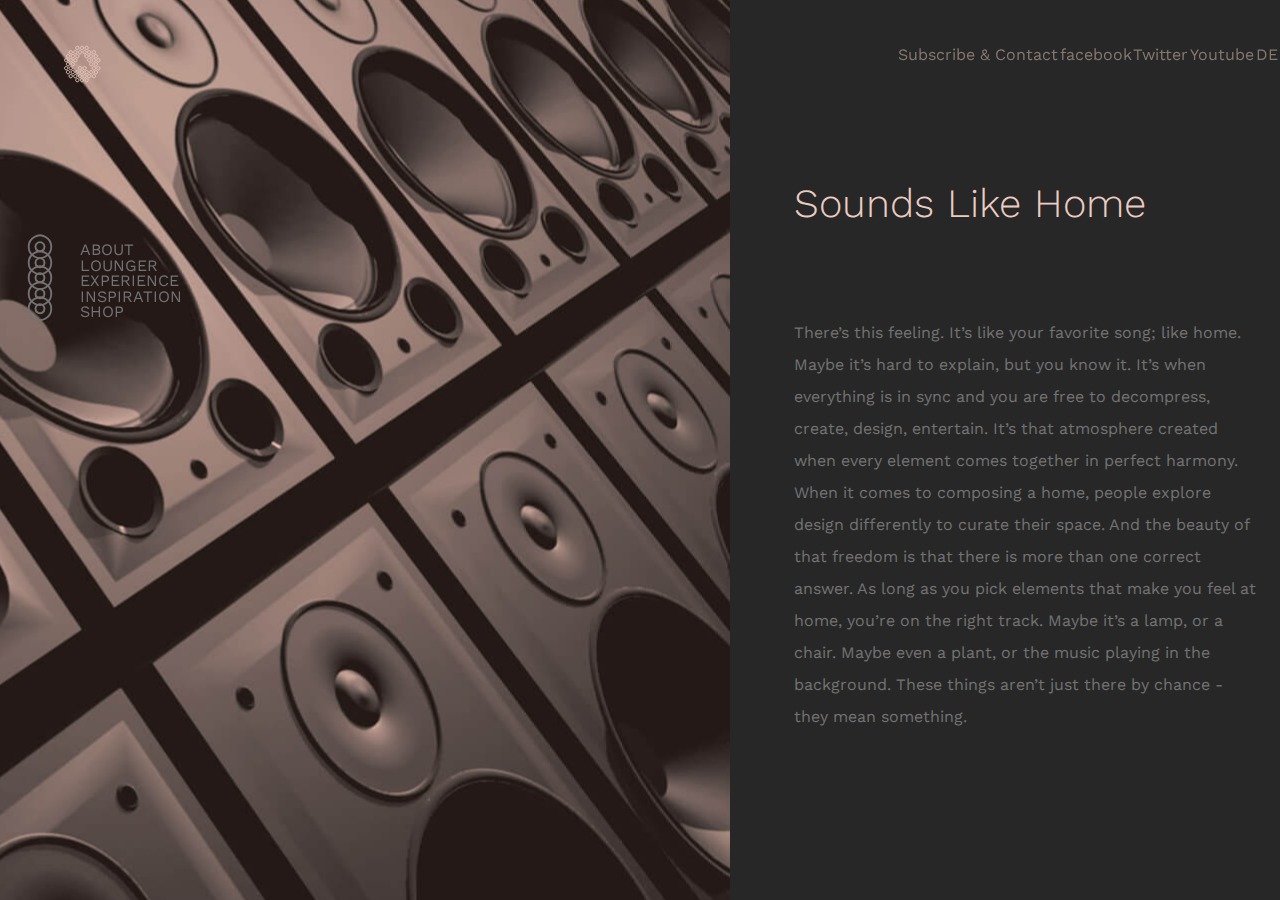
<file: experience.html>
<!DOCTYPE html>
<html lang="en">
<head>
    <meta charset="UTF-8">
    <meta http-equiv="X-UA-Compatible" content="IE=edge">
    <meta name="viewport" content="width=device-width, initial-scale=1.0">
    <title>Experience</title>
    <link rel="stylesheet" href="assets/css/style.css">
</head>
<body>
    <header>
        <nav>
            <logo><img src="assets/img/logo.svg"></img></logo>
            <ul>
                <li><a href="#">Subscribe & Contact</a></li>
                <li><a href="#">facebook</a></li>
                <li><a href="#">Twitter</a></li>
                <li><a href="#">Youtube</a></li>
                <li><a href="#">DE</a></li>
            </ul>
        </nav>
        <aside>
            <ul>
                <li><a href="#">ABOUT</a></li>
                <li><a href="#">LOUNGER</a></li>
                <li><a href="#">EXPERIENCE</a></li>
                <li><a href="#">INSPIRATION</a></li>
                <li><a href="#">SHOP</a></li>
            </ul>
        </aside>
    </header>
    <main>
        <section class="experience">
            <div>
                <!-- <img src="assets/img/section-experience-1.jpg" alt="experience"> -->
            </div>
            <div>
                <h2>Sounds Like Home</h2>
                <p>There’s this feeling. It’s like your favorite song; like home. Maybe it’s hard to explain, but you know it. It’s when everything is in sync and you are free to decompress, create, design, entertain. It’s that atmosphere created when every element comes together in perfect harmony. When it comes to composing a home, people explore design differently to curate their space. And the beauty of that freedom is that there is more than one correct answer. As long as you pick elements that make you feel at home, you’re on the right track. Maybe it’s a lamp, or a chair. Maybe even a plant, or the music playing in the background. These things aren’t just there by chance - they mean something.
                </p>
            </div>
        </section>
    </main>
</body>
</html>
</file>
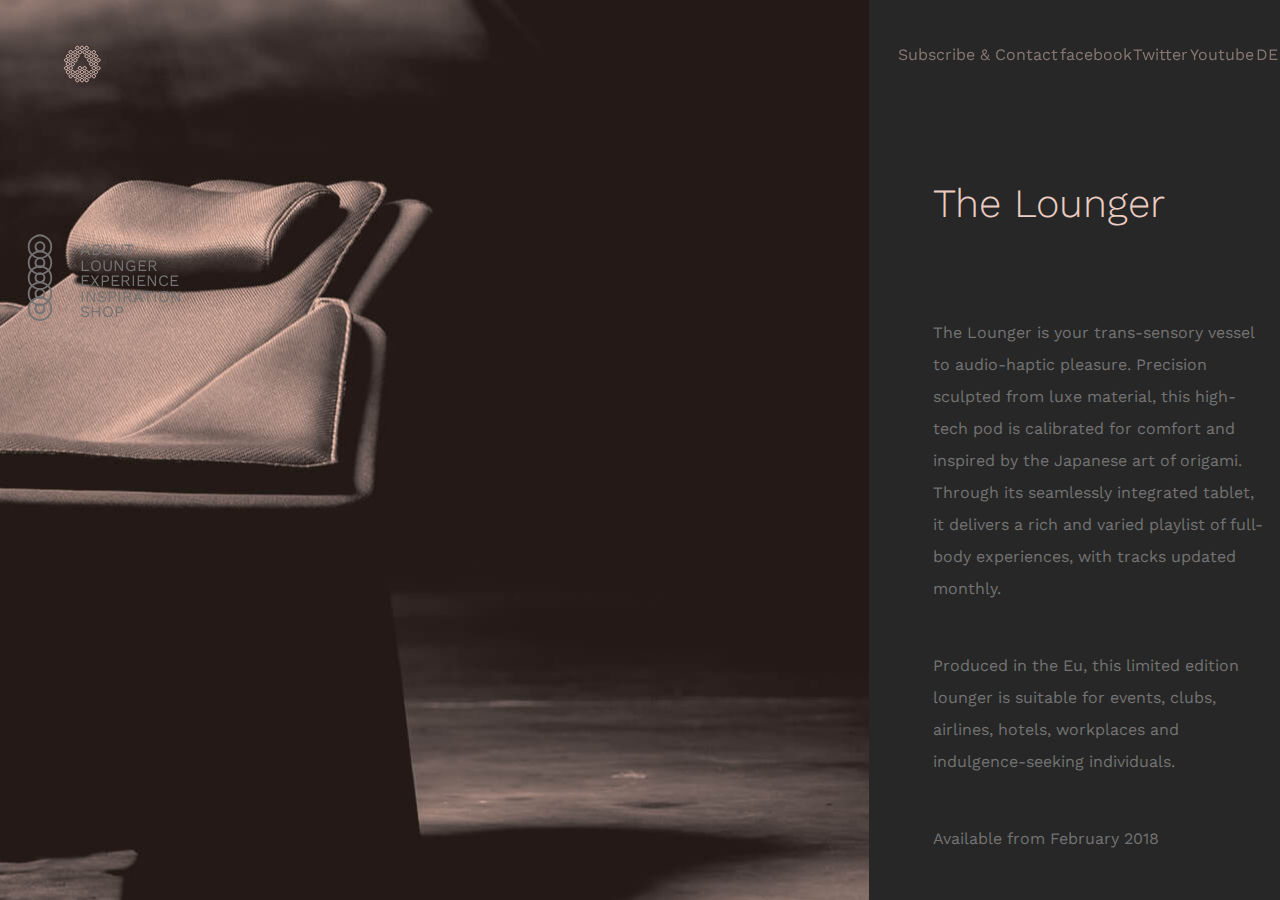
<file: lounger.html>
<!DOCTYPE html>
<html lang="en">
<head>
    <meta charset="UTF-8">
    <meta http-equiv="X-UA-Compatible" content="IE=edge">
    <meta name="viewport" content="width=device-width, initial-scale=1.0">
    <title>Lounger</title>
    <link rel="stylesheet" href="assets/css/style.css">
</head>
<body>
    <header>
        <nav>
            <logo><img src="assets/img/logo.svg"></img></logo>
            <ul>
                <li><a href="#">Subscribe & Contact</a></li>
                <li><a href="#">facebook</a></li>
                <li><a href="#">Twitter</a></li>
                <li><a href="#">Youtube</a></li>
                <li><a href="#">DE</a></li>
            </ul>
        </nav>
        <aside>
            <ul>
                <li><a href="#">ABOUT</a></li>
                <li><a href="#">LOUNGER</a></li>
                <li><a href="#">EXPERIENCE</a></li>
                <li><a href="#">INSPIRATION</a></li>
                <li><a href="#">SHOP</a></li>
            </ul>
        </aside>
    </header>
    <main>
        <section class="lounger">
            <div>
                <!-- <img src="assets/img/section-voyager.jpg" alt="lounger"> -->
            </div>
            <div>
                <h2>The Lounger</h2>
                <p>The Lounger is your trans-sensory vessel to audio-haptic pleasure. Precision sculpted from luxe material, this high-tech pod is calibrated for comfort and inspired by the Japanese art of origami. Through its seamlessly integrated tablet, it delivers a rich and varied playlist of full-body experiences, with tracks updated monthly.</p>
                <p>Produced in the Eu, this limited edition lounger is suitable for events, clubs, airlines, hotels, workplaces and indulgence-seeking individuals.</p>
                <p>Available from February 2018</p>
            </div>
        </section>
    </main>
</body>
</html>
</file>
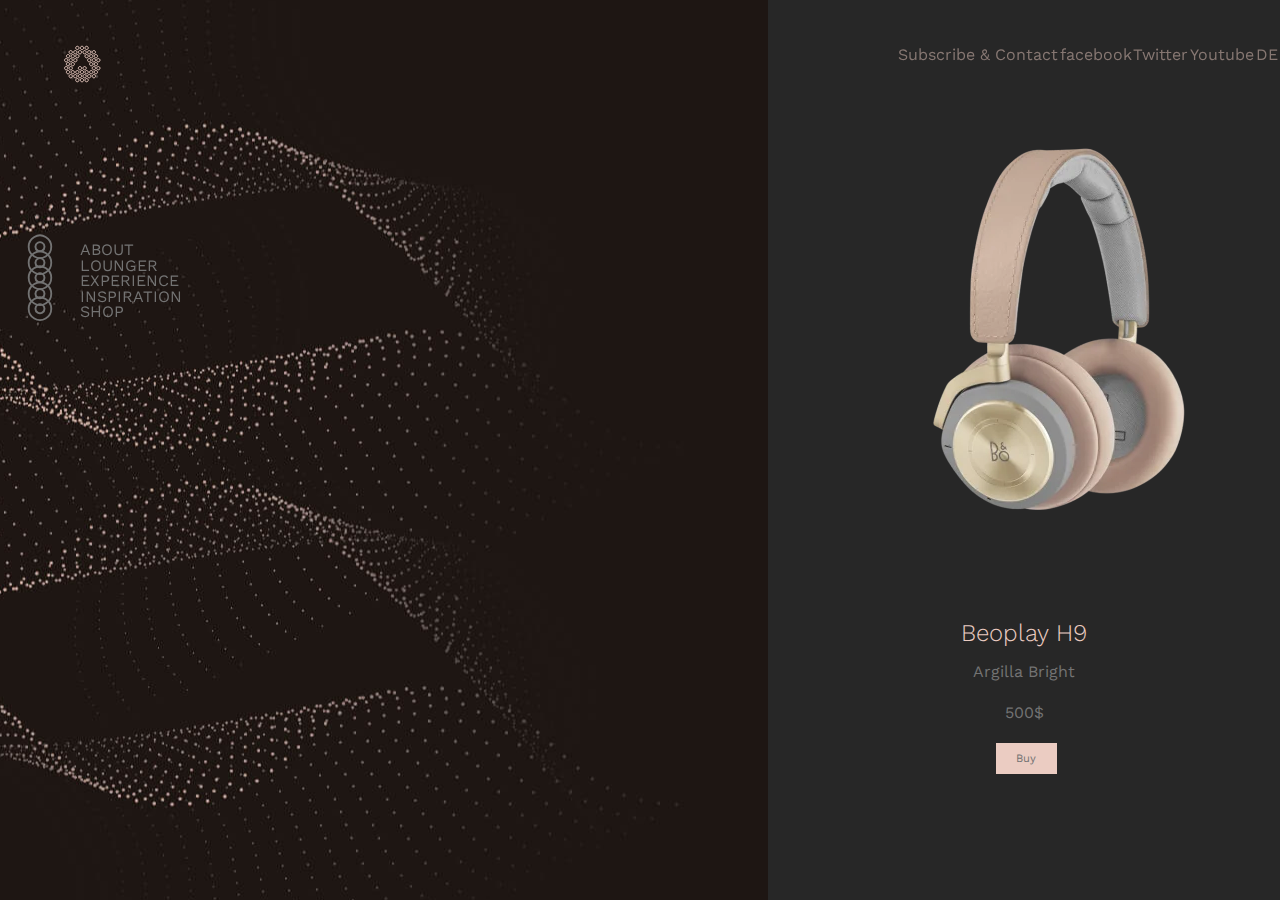
<file: shop.html>
<!DOCTYPE html>
<html lang="en">
<head>
    <meta charset="UTF-8">
    <meta http-equiv="X-UA-Compatible" content="IE=edge">
    <meta name="viewport" content="width=device-width, initial-scale=1.0">
    <title>Experience</title>
    <link rel="stylesheet" href="assets/css/style.css">
</head>
<body>
    <header>
        <nav>
            <logo><img src="assets/img/logo.svg"></img></logo>
            <ul>
                <li><a href="#">Subscribe & Contact</a></li>
                <li><a href="#">facebook</a></li>
                <li><a href="#">Twitter</a></li>
                <li><a href="#">Youtube</a></li>
                <li><a href="#">DE</a></li>
            </ul>
        </nav>
        <aside>
            <ul>
                <li><a href="#">ABOUT</a></li>
                <li><a href="#">LOUNGER</a></li>
                <li><a href="#">EXPERIENCE</a></li>
                <li><a href="#">INSPIRATION</a></li>
                <li><a href="#">SHOP</a></li>
            </ul>
        </aside>
    </header>
    <main>
        <section class="shop">
            <div>
                <!-- <img src="assets/img/section-composition4.jpg" alt="composition"> -->
            </div>
            <div>
                <img src="assets/img/h9-argilla-bright-hero-1000x1000.webp" alt="headphones">
                <figure>
                    <h3>Beoplay H9</h3>
                    <p>Argilla Bright</p>
                    <p>500$</p>
                    <div class="buy">
                        <a href="#">Buy</a>
                    </div>
                </figure>
            </div>
        </section>
    </main>
</body>
</html>
</file>
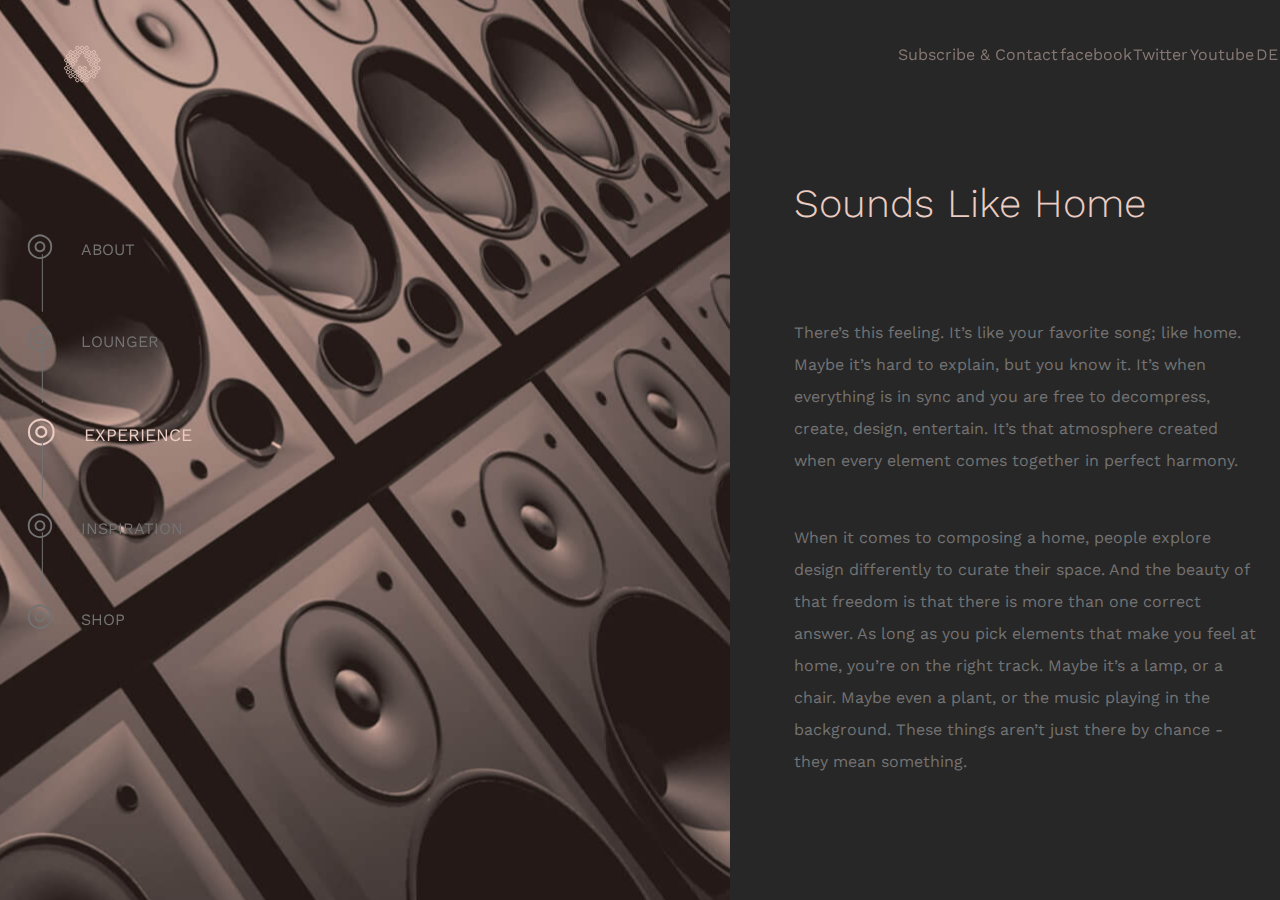
<file: assets/html/experience.html>
<!DOCTYPE html>
<html lang="en">

<head>
    <meta charset="UTF-8">
    <meta http-equiv="X-UA-Compatible" content="IE=edge">
    <meta name="viewport" content="width=device-width, initial-scale=1.0">
    <title>Experience</title>
    <link rel="stylesheet" href="../css/style.css">
</head>

<body>
    <header>
        <nav>
            <logo><img src="../img/logo.svg"></img></logo>
            <ul>
                <li><a href="../html/newsletter.html">Subscribe & Contact</a></li>
                <li><a href="#">facebook</a></li>
                <li><a href="#">Twitter</a></li>
                <li><a href="#">Youtube</a></li>
                <li><a href="#">DE</a></li>
            </ul>
        </nav>
        <aside>
            <ul>
                <li><a href="../../index.html">ABOUT</a></li>
                <li class="strich">|</li>
                <li><a href="../html/lounger.html">LOUNGER</a></li>
                <li class="strich">|</li>
                <li><a href="../html/experience.html" class="active">EXPERIENCE</a></li>
                <li class="strich">|</li>
                <li><a href="../html/inspiration.html">INSPIRATION</a></li>
                <li class="strich">|</li>
                <li><a href="../html/shop.html">SHOP</a></li>
            </ul>
        </aside>
    </header>
    <main>
        <section class="experience">
            <div>
            </div>
            <div>
                <h2>Sounds Like Home</h2>
                <p>There’s this feeling. It’s like your favorite song; like home. Maybe it’s hard to explain, but you
                    know it. It’s when everything is in sync and you are free to decompress, create, design, entertain.
                    It’s that atmosphere created when every element comes together in perfect harmony.</p>
                <p>When it comes to composing a home, people explore design differently to curate their space. And the
                    beauty of that freedom is that there is more than one correct answer. As long as you pick elements
                    that make you feel at home, you’re on the right track. Maybe it’s a lamp, or a chair. Maybe even a
                    plant, or the music playing in the background. These things aren’t just there by chance - they mean
                    something.
                </p>
            </div>
        </section>
    </main>
</body>

</html>
</file>
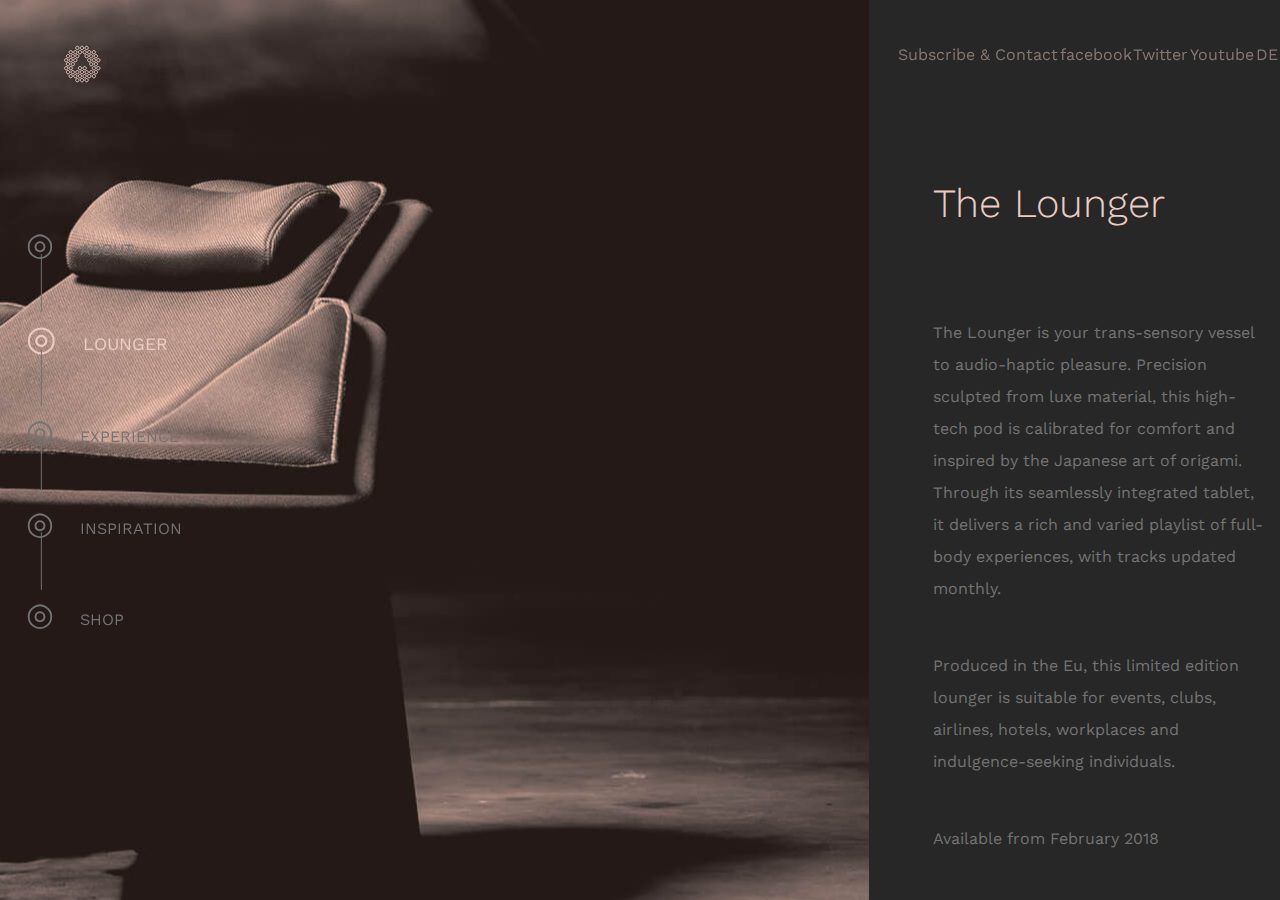
<file: assets/html/lounger.html>
<!DOCTYPE html>
<html lang="en">

<head>
    <meta charset="UTF-8">
    <meta http-equiv="X-UA-Compatible" content="IE=edge">
    <meta name="viewport" content="width=device-width, initial-scale=1.0">
    <title>Lounger</title>
    <link rel="stylesheet" href="../css/style.css">
</head>

<body>
    <header>
        <nav>
            <logo><img src="../img/logo.svg"></img></logo>
            <ul>
                <li><a href="../html/newsletter.html">Subscribe & Contact</a></li>
                <li><a href="#">facebook</a></li>
                <li><a href="#">Twitter</a></li>
                <li><a href="#">Youtube</a></li>
                <li><a href="#">DE</a></li>
            </ul>
        </nav>
        <aside>
            <ul>
                <li><a href="../../index.html">ABOUT</a></li>
                <li class="strich">|</li>
                <li><a href="assets/html/lounger.html" class="active">LOUNGER</a></li>
                <li class="strich">|</li>
                <li><a href="../html/experience.html">EXPERIENCE</a></li>
                <li class="strich">|</li>
                <li><a href="../html/inspiration.html">INSPIRATION</a></li>
                <li class="strich">|</li>
                <li><a href="../html/shop.html">SHOP</a></li>
            </ul>
        </aside>
    </header>
    <main>
        <section class="lounger">
            <div>
            </div>
            <div>
                <h2>The Lounger</h2>
                <p>The Lounger is your trans-sensory vessel to audio-haptic pleasure. Precision sculpted from luxe
                    material, this high-tech pod is calibrated for comfort and inspired by the Japanese art of origami.
                    Through its seamlessly integrated tablet, it delivers a rich and varied playlist of full-body
                    experiences, with tracks updated monthly.</p>
                <p>Produced in the Eu, this limited edition lounger is suitable for events, clubs, airlines, hotels,
                    workplaces and indulgence-seeking individuals.</p>
                <p>Available from February 2018</p>
            </div>
        </section>
    </main>
</body>

</html>
</file>
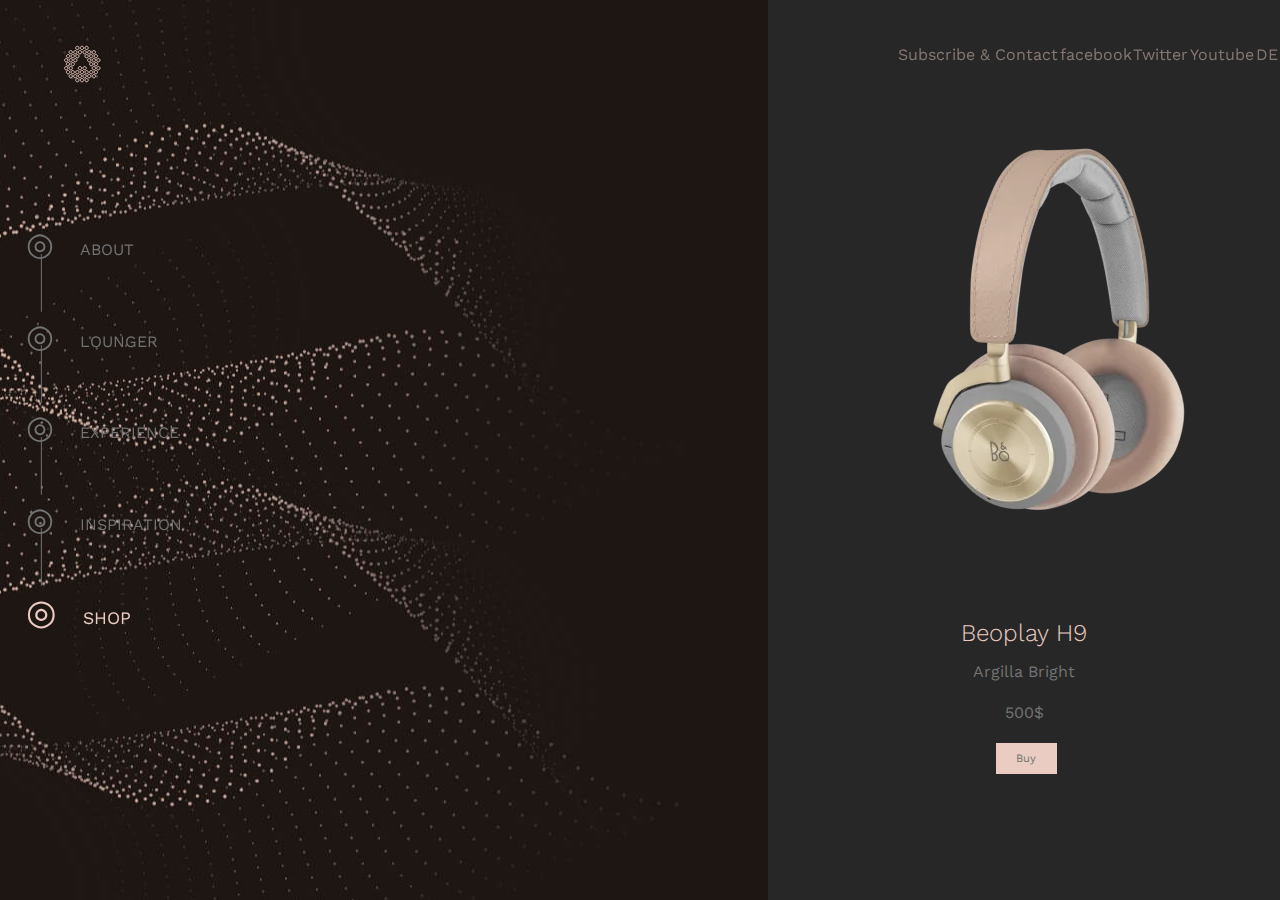
<file: assets/html/shop.html>
<!DOCTYPE html>
<html lang="en">

<head>
    <meta charset="UTF-8">
    <meta http-equiv="X-UA-Compatible" content="IE=edge">
    <meta name="viewport" content="width=device-width, initial-scale=1.0">
    <title>Shop</title>
    <link rel="stylesheet" href="../css/style.css">
</head>

<body>
    <header>
        <nav>
            <logo><img src="../img/logo.svg"></img></logo>
            <ul>
                <li><a href="../html/newsletter.html">Subscribe & Contact</a></li>
                <li><a href="#">facebook</a></li>
                <li><a href="#">Twitter</a></li>
                <li><a href="#">Youtube</a></li>
                <li><a href="#">DE</a></li>
            </ul>
        </nav>
        <aside>
            <ul>
                <li><a href="../../index.html">ABOUT</a></li>
                <li class="strich">|</li>
                <li><a href="../html/lounger.html">LOUNGER</a></li>
                <li class="strich">|</li>
                <li><a href="../html/experience.html">EXPERIENCE</a></li>
                <li class="strich">|</li>
                <li><a href="../html/inspiration.html">INSPIRATION</a></li>
                <li class="strich">|</li>
                <li><a href="../html/shop.html" class="active">SHOP</a></li>
            </ul>
        </aside>
    </header>
    <main>
        <section class="shop">
            <div>
                <!-- <img src="assets/img/section-composition4.jpg" alt="composition"> -->
            </div>
            <div>
                <img src="../img/h9-argilla-bright-hero-1000x1000.webp" alt="headphones">
                <figure>
                    <h3>Beoplay H9</h3>
                    <p>Argilla Bright</p>
                    <p>500$</p>
                    <div class="buy">
                        <a href="#">Buy</a>
                    </div>
                </figure>
            </div>
        </section>
    </main>
</body>

</html>
</file>
<file: assets/css/style.css>
@import url('https://fonts.googleapis.com/css2?family=Work+Sans:wght@100;200;300;400&display=swap');

/*======================= GENERAL STYLES =======================

                Font: Work sans
font-family: 'Work Sans', sans-serif;

                Farben: 
#2e2e2e / #867772 / rgb(234, 204, 194) / #ebccc2 / #fff / rgb(115, 115, 115) 
==============================================================*/
* {
    margin: 0;
    padding: 0;
    box-sizing: border-box;
}

body {
    background: #272727;
    font-family: 'Work Sans', sans-serif;
}


/*========================== HEADER ==========================*/
header {
    display: inline;
}

logo {
    position: fixed;
    margin: 5vh 5%;
}

h1 {
    color: rgb(234, 204, 194);
    font-size: 2.5em;
    font-weight: 300;
    width: 30%;
    position: absolute;
    margin: 15vh 30%;
}

/*========== NAV ==========*/

nav {
    width: 100%;
    position: fixed;
}

nav ul {
    margin-left: 70%;
    margin-top: 5vh;
    display: flex;
    justify-content: space-evenly;
}

nav ul li {
    list-style: none;
}

nav a {
    color: #867772;
    text-decoration: none;
}

nav a:hover {
    text-decoration: underline;
    color: #ebccc2;
    transition: all 0.5s ease;
}

.heroSection img {
    width: 90%;
    margin: 50vh 5% 0 5%;
}

/*========= ASIDE =========*/

aside {
    position: fixed;
    left: 2%;
    top: 25%;
    /* line-height: 4em; */
}

aside a {
    color: rgb(115, 115, 115);
    text-decoration: none;
}

aside a::before {
    content: "◎";
    margin-right: 20%;
    font-size: 2em;
}

aside a:hover {
    color: #ebccc2;
    text-decoration: none;
    font-size: 1.1em;
    transition: all 0.3s ease;
}

.active {
    color: #ebccc2;
    font-size: 1.1em;
    text-decoration: none;
    font-size: 1.1em;
}

aside ul li {
    list-style: none;
    margin-bottom: -2.5vh;
}

.strich {
    color: rgb(115, 115, 115);
    font-weight: 100;
    font-size: 4em;
    margin-left: 8%;
    margin-bottom: 0vh;
}

/*=========================== MAIN / ABOUT ===========================*/

.about {
    display: flex;
    margin: 10vh 15%;
}

.about div:nth-of-type(1) {
    flex-basis: 50%;
    display: inline;
}

.about div:nth-of-type(1) img {
    height: 90%;
    width: 80%;
}

.about div:nth-of-type(2) {
    flex-basis: 50%;
    display: inline;
}

h2 {
    font-size: 2.5em;
    color: #ebccc2;
    font-weight: 300;
    margin-top: 5vh;
}

.about div:nth-of-type(2) p {
    color: rgb(115, 115, 115);
    margin-top: 2vh;
    line-height: 2em;
    width: 95%;
}

/*========================== LOUNGER ==========================*/

.lounger {
    display: flex;
}

.lounger h2 {
    margin: 20vh 0 10vh;
}

.lounger div:nth-of-type(1) {
    flex-basis: 100%;
    display: inline;
    background: url("../img/section-voyager.jpg") 100%;
    height: 100vh;
    width: 100%;
}

.lounger div:nth-of-type(2) {
    background: #272727;
    flex-basis: 40%;
    display: block;
    margin-left: 5%;
}

.lounger div:nth-of-type(2) p {
    color: rgb(115, 115, 115);
    margin: 5vh 0;
    line-height: 2em;
    width: 95%;
}

/*========================== EXPERIENCE ==========================*/

.experience {
    display: flex;
}

.experience h2 {
    margin: 20vh 0 10vh;
}

.experience div:nth-of-type(1) {
    flex-basis: 60%;
    display: inline;
    background: url("../img/section-experience-1.jpg") 100% no-repeat;
    height: 100vh;
    width: 100%;
}

.experience div:nth-of-type(2) {
    background: #272727;
    flex-basis: 40%;
    display: block;
    margin-left: 5%;
}

.experience div:nth-of-type(2) p {
    color: rgb(115, 115, 115);
    margin: 5vh 0;
    line-height: 2em;
    width: 95%;
}

/*========================== INSPIRATION ==========================*/

video {
    margin: 20vh 0 10vh 20%;
}

article {
    margin: 0 0 10vh 20%;

}

h3 {
    font-size: 1.5em;
    color: #ebccc2;
    font-weight: 300;
    margin-top: 5vh;
}

h4 {
    font-size: 2.5em;
    color: #ebccc2;
    font-weight: 300;
    margin: 1vh 0;
}

span {
    font-size: 0.8em;
    color: rgb(115, 115, 115);
    border: 1px solid rgb(115, 115, 115);
    padding: 0.2%;
    border-radius: 3px;
    /* margin-top: 3vh; not possible */
}

p {
    color: rgb(115, 115, 115);
    margin-top: 1vh;
}

.gridInspiration {
    display: grid;
    margin: 0 20% 10vh;
    grid-template-columns: 1fr, 1fr;
    grid-template-rows: 1fr, 1fr;
}

.gridInspiration img {
    width: 100%;
}

h5 {
    font-size: 1.5em;
    color: #ebccc2;
    font-weight: 300;
    margin: 12vh 10% 0 10%;
}

h6 {
    font-size: 2.5em;
    color: #ebccc2;
    font-weight: 300;
    margin: 0 10%;
}

.gridInspiration p {
    color: rgb(115, 115, 115);
    margin: 2vh 10%;
    line-height: 2em;
}

.topLeft {
    grid-column-start: 1;
    grid-column-end: 2;
    grid-row-start: 1;
    grid-row-end: 2;
}

.topRight {
    grid-column-start: 2;
    grid-column-end: 3;
    grid-row-start: 1;
    grid-row-end: 2;
}

.bottomLeft {
    grid-column-start: 1;
    grid-column-end: 2;
    grid-row-start: 2;
    grid-row-end: 3;
}

.bottomRight {
    grid-column-start: 2;
    grid-column-end: 3;
    grid-row-start: 2;
    grid-row-end: 3;
    width: 123%;
}

/*========================== SHOP ==========================*/

.shop {
    display: flex;
}

.shop h3 {
    text-align: center;
}

.shop div:nth-of-type(1) {
    flex-basis: 60%;
    display: inline;
    background: url("../img/section-composition4.jpg") 100% no-repeat;
    height: 100vh;
    width: 100%;
}

.shop div:nth-of-type(2) {
    background: #272727;
    flex-basis: 40%;
    display: block;

    margin-top: 10vh;
}

.shop img {
    margin-left: 10%;
}

.shop div:nth-of-type(2) p {
    color: rgb(115, 115, 115);
    text-align: center;
    line-height: 2em;
}

.shop div:nth-of-type(2) p:nth-of-type(2) {
    margin-bottom: 2vh;
}

.buy {
    background: #ebccc2;
    margin: 0 44.5%;
}

.buy a {
    font-size: 0.7em;
    background: #ebccc2;
    padding: 1vh 4%;
    color: rgb(115, 115, 115);
    text-decoration: none;
}

/*========================== NEWSLETTER ==========================*/

.newsletter {
    background: rgba(134, 119, 114, 0.1);
    color: rgb(115, 115, 115);
    height: 60vh;
    width: 100%;
    margin: 20vh 20%;
    position: absolute;
    padding: 10vh 10%;
}

.signUp {
    margin-bottom: 5vh;
}

input[type="text"],
input[type="email"] {
    display: block;
    margin: 2vh 0;
    padding: 0 10%;
}

input[type="email"] {
    margin-bottom: 5vh;
}

.newsletter a {
    font-size: 0.7em;
    background: #ebccc2;
    padding: 1vh 4%;
    color: rgb(115, 115, 115);
    text-decoration: none;
}
</file>
